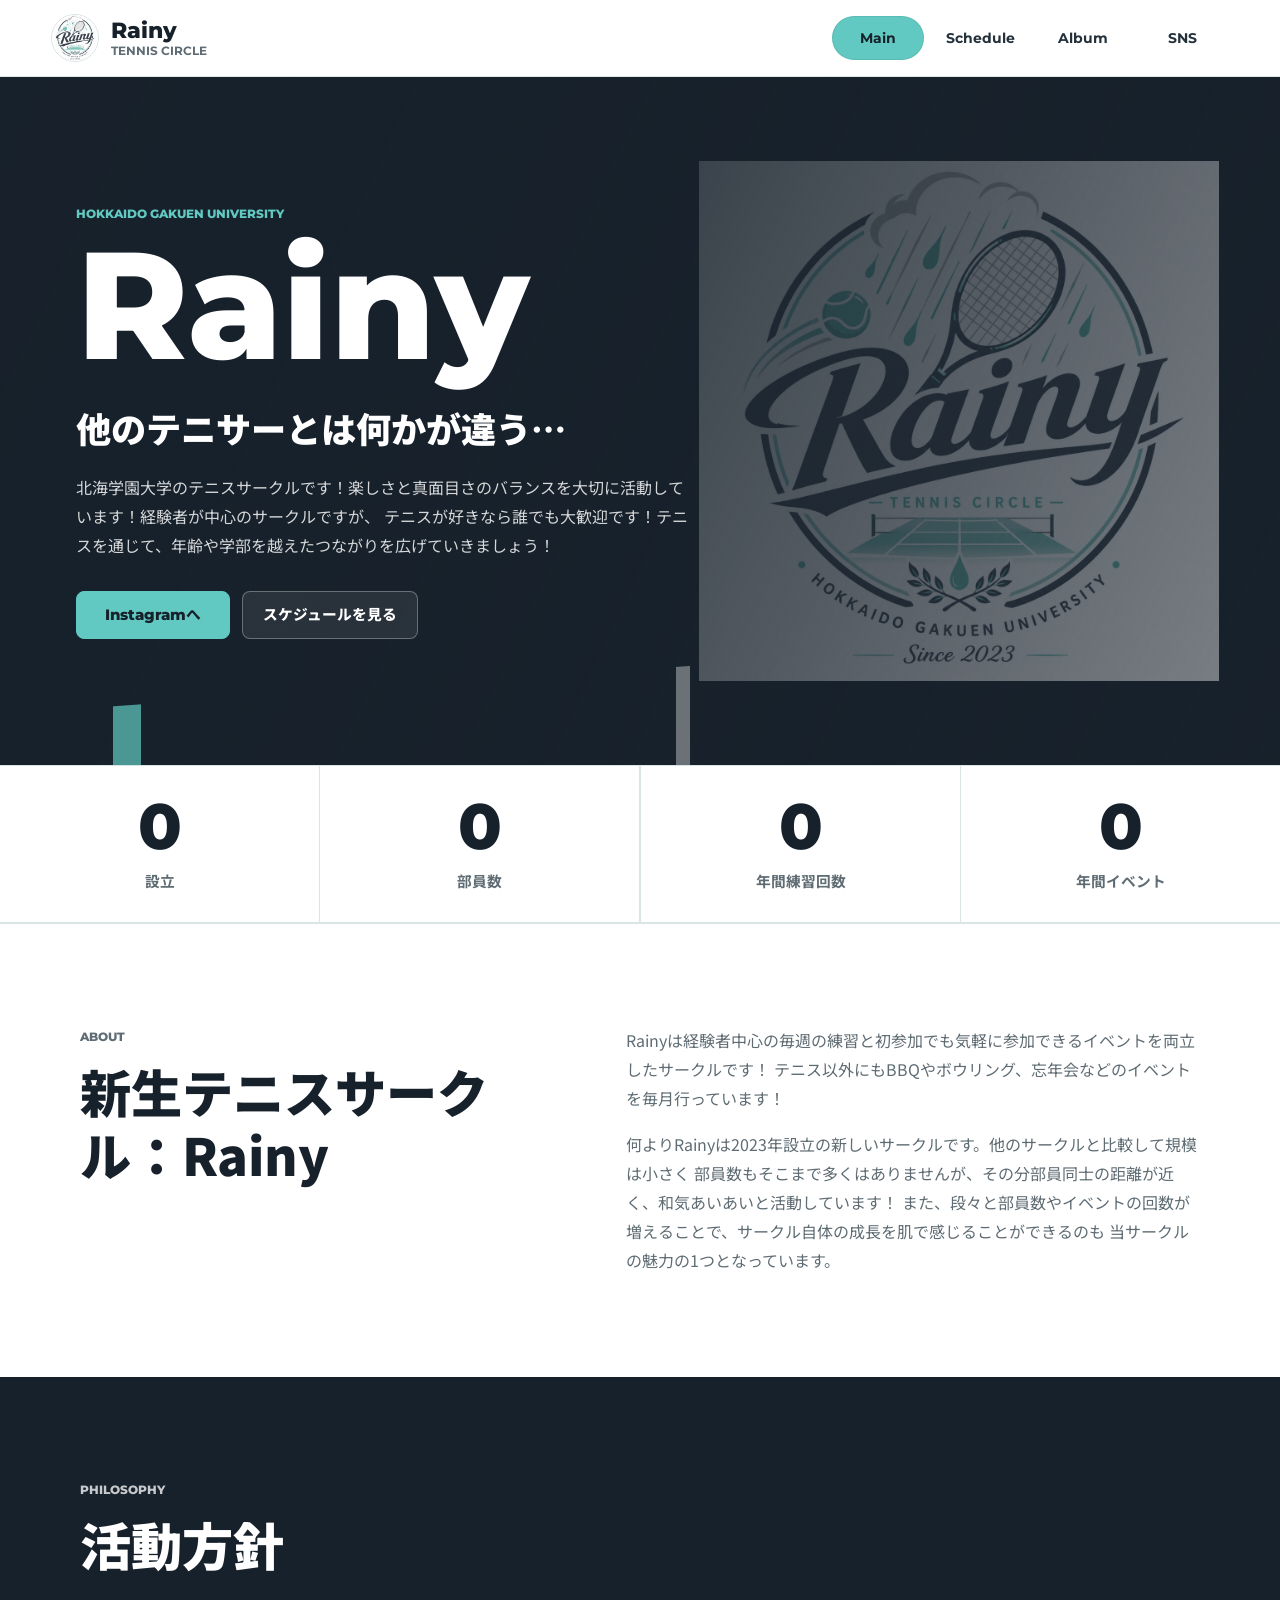
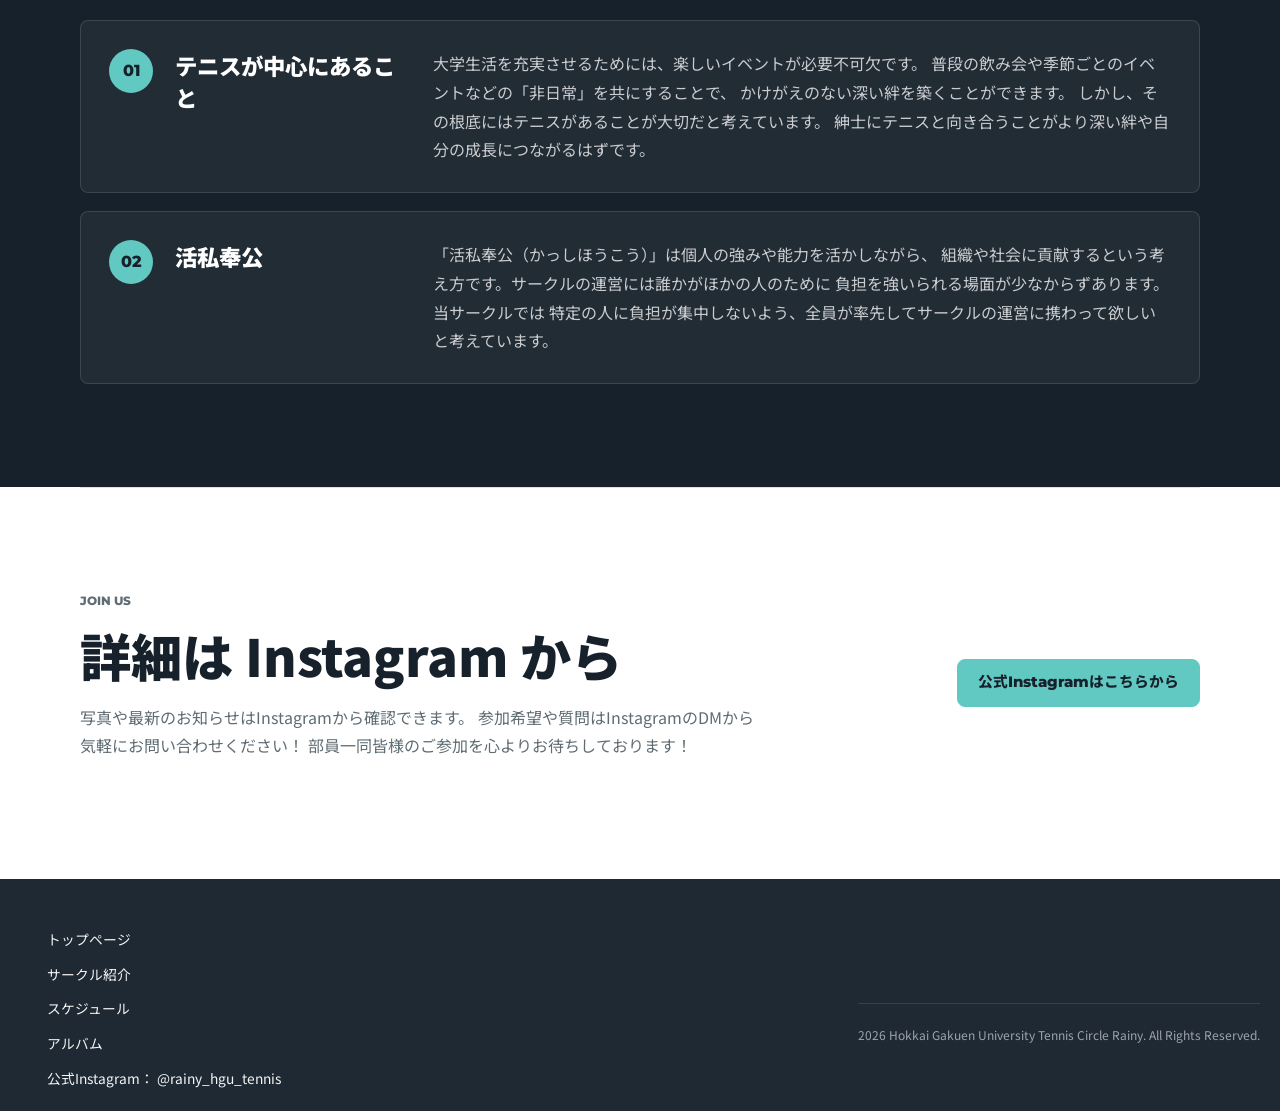
<file: main/index.html>
<!doctype html>
<html lang="ja">
  <head>
    <meta charset="utf-8">
    <meta name="viewport" content="width=device-width, initial-scale=1">
    <title>Rainy | 北海学園大学テニスサークル</title>
    <meta name="description" content="北海学園大学所属のテニスサークル Rainyです。テニスもイベントも真面目に楽しむサークルです。">
    <link rel="preconnect" href="https://fonts.googleapis.com">
    <link rel="preconnect" href="https://fonts.gstatic.com" crossorigin>
    <link href="https://fonts.googleapis.com/css2?family=Montserrat:wght@600;700;800&family=Noto+Sans+JP:wght@400;500;700;900&display=swap" rel="stylesheet">
    <link rel="stylesheet" href="../resources/css/styles.css">
  </head>
  <body>
    <header class="site-header">
      <a class="brand" href="index.html" aria-label="Rainy ホーム">
        <img class="brand-mark" src="../resources/images/rainy-logo.png" alt="Rainy Tennis Circle ロゴ">
        <span>
          <span class="brand-name">Rainy</span>
          <span class="brand-line">Tennis Circle</span>
        </span>
      </a>
      <button class="nav-toggle" type="button" aria-expanded="false" aria-controls="site-nav" aria-label="メニューを開く">
        <span></span>
        <span></span>
        <span></span>
      </button>
      <nav class="site-nav" id="site-nav" aria-label="サイト内メニュー">
        <a href="index.html" aria-current="page">Main</a>
        <a href="schedule.html">Schedule</a>
        <a href="album.html">Album</a>
        <a href="sns.html">SNS</a>
      </nav>
    </header>

    <main>
      <section class="hero hero-home">
        <div class="hero-copy">
          <p class="eyebrow">Hokkaido Gakuen University</p>
          <h1>Rainy</h1>
          <p class="hero-lead">他のテニサーとは何かが違う…</p>
          <p class="hero-text">
            北海学園大学のテニスサークルです！楽しさと真面目さのバランスを大切に活動しています！経験者が中心のサークルですが、
            テニスが好きなら誰でも大歓迎です！テニスを通じて、年齢や学部を越えたつながりを広げていきましょう！
          </p>
          <div class="hero-actions">
            <a class="button button-primary" href="https://www.instagram.com/rainy_hgu_tennis" target="_blank" rel="noopener noreferrer">Instagramへ</a>
            <a class="button button-secondary" href="schedule.html">スケジュールを見る</a>
          </div>
        </div>
      </section>

      <section class="stats-strip" aria-label="Rainyの基本情報">
        <div class="stat-card">
          <span class="stat-number">2023</span>
          <span class="stat-label">設立</span>
        </div>
        <div class="stat-card">
          <span class="stat-number">50</span>
          <span class="stat-label">部員数</span>
        </div>
        <div class="stat-card">
          <span class="stat-number">50</span>
          <span class="stat-label">年間練習回数</span>
        </div>
        <div class="stat-card">
          <span class="stat-number">10</span>
          <span class="stat-label">年間イベント</span>
        </div>
      </section>

      <section class="section split-section">
        <div>
          <p class="section-kicker">About</p>
          <h2>新生テニスサークル：Rainy</h2>
        </div>
        <div class="text-stack">
          <p>
            Rainyは経験者中心の毎週の練習と初参加でも気軽に参加できるイベントを両立したサークルです！
            テニス以外にもBBQやボウリング、忘年会などのイベントを毎月行っています！
          </p>
          <p>
            何よりRainyは2023年設立の新しいサークルです。他のサークルと比較して規模は小さく
            部員数もそこまで多くはありませんが、その分部員同士の距離が近く、和気あいあいと活動しています！
            また、段々と部員数やイベントの回数が増えることで、サークル自体の成長を肌で感じることができるのも
            当サークルの魅力の1つとなっています。
          </p>
          
        </div>
      </section>

      <section class="section philosophy-band">
        <div class="band-copy">
          <p class="section-kicker">Philosophy</p>
          <h2>活動方針</h2>
         
        </div>
        <div class="value-list">
          <article>
            <span>01</span>
            <h3>テニスが中心にあること</h3>
            <p>大学生活を充実させるためには、楽しいイベントが必要不可欠です。
              普段の飲み会や季節ごとのイベントなどの「非日常」を共にすることで、
              かけがえのない深い絆を築くことができます。
              しかし、その根底にはテニスがあることが大切だと考えています。
              紳士にテニスと向き合うことがより深い絆や自分の成長につながるはずです。
            </p>
          </article>
          <article>
            <span>02</span>
            <h3>活私奉公</h3>
            <p>「活私奉公（かっしほうこう）」は個人の強みや能力を活かしながら、
              組織や社会に貢献するという考え方です。サークルの運営には誰かがほかの人のために
              負担を強いられる場面が少なからずあります。当サークルでは
              特定の人に負担が集中しないよう、全員が率先してサークルの運営に携わって欲しいと考えています。
              
            </p>
          </article>
        </div>
      </section>

      <section class="section cta-section">
        <div>
          <p class="section-kicker">Join Us</p>
          <h2>詳細は Instagram から</h2>
          <p>
            写真や最新のお知らせはInstagramから確認できます。
            参加希望や質問はInstagramのDMから気軽にお問い合わせください！
            部員一同皆様のご参加を心よりお待ちしております！
          </p>
        </div>
        <a class="button button-primary" href="https://www.instagram.com/rainy_hgu_tennis" target="_blank" rel="noopener noreferrer">公式Instagramはこちらから</a>
      </section>
    </main>

    <footer class="site-footer">
  <div class="footer-inner">

      <nav class="footer-nav">
      <ul>
        <li><a href="#top">トップページ</a></li>
        <li><a href="index.html">サークル紹介</a></li>
        <li><a href="schedule.html">スケジュール</a></li>
        <li><a href="album.html">アルバム</a></li>
         公式Instagram：
        <a href="https://www.instagram.com/rainy_hgu_tennis" target="_blank" rel="noopener noreferrer">
          @rainy_hgu_tennis
        </ul>
    </nav>
  </div>

  <div class="footer-bottom">
    <p><span id="current-year"></span> Hokkai Gakuen University Tennis Circle Rainy. All Rights Reserved.</p>
  </div>
</footer>

    <script src="../resources/js/script.js"></script>
    <script>
      (function(){
        var el = document.getElementById('current-year');
        if (el) el.textContent = new Date().getFullYear();
      })();
    </script>
  </body>
</html>
</file>
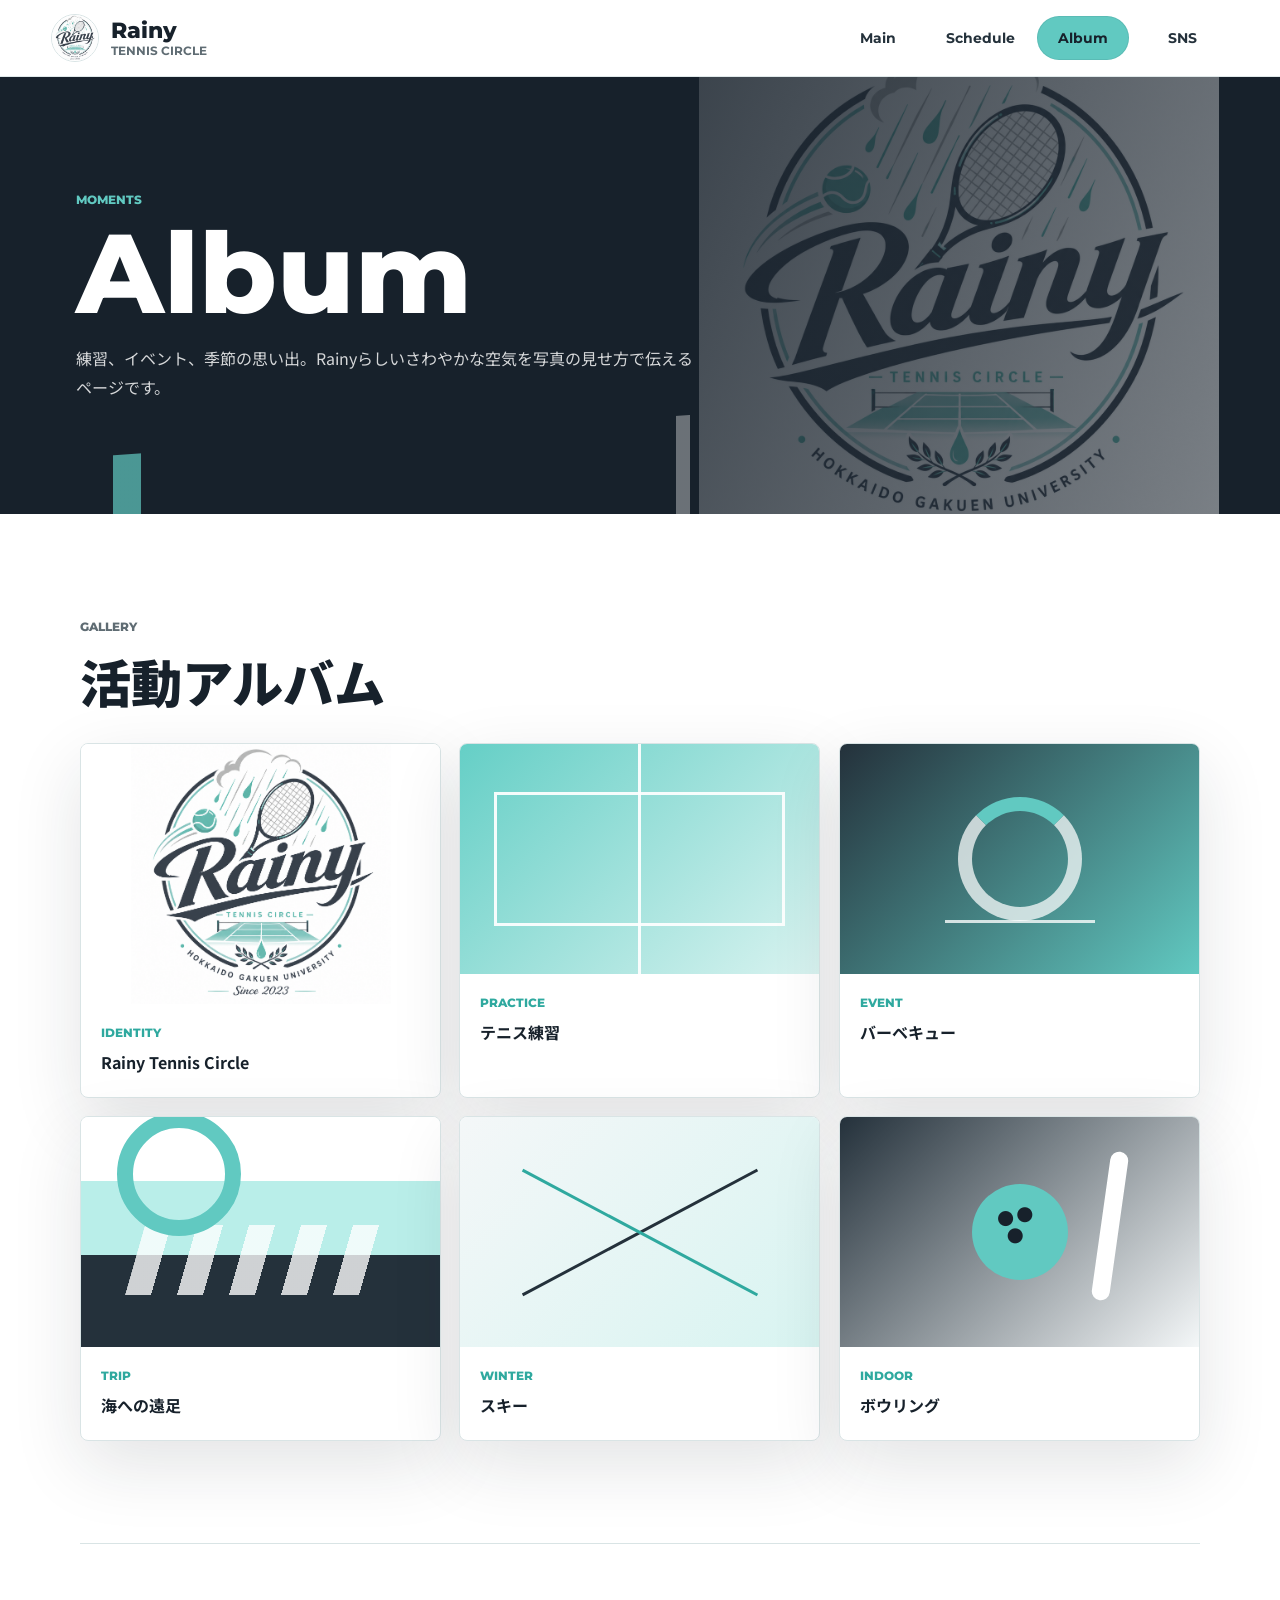
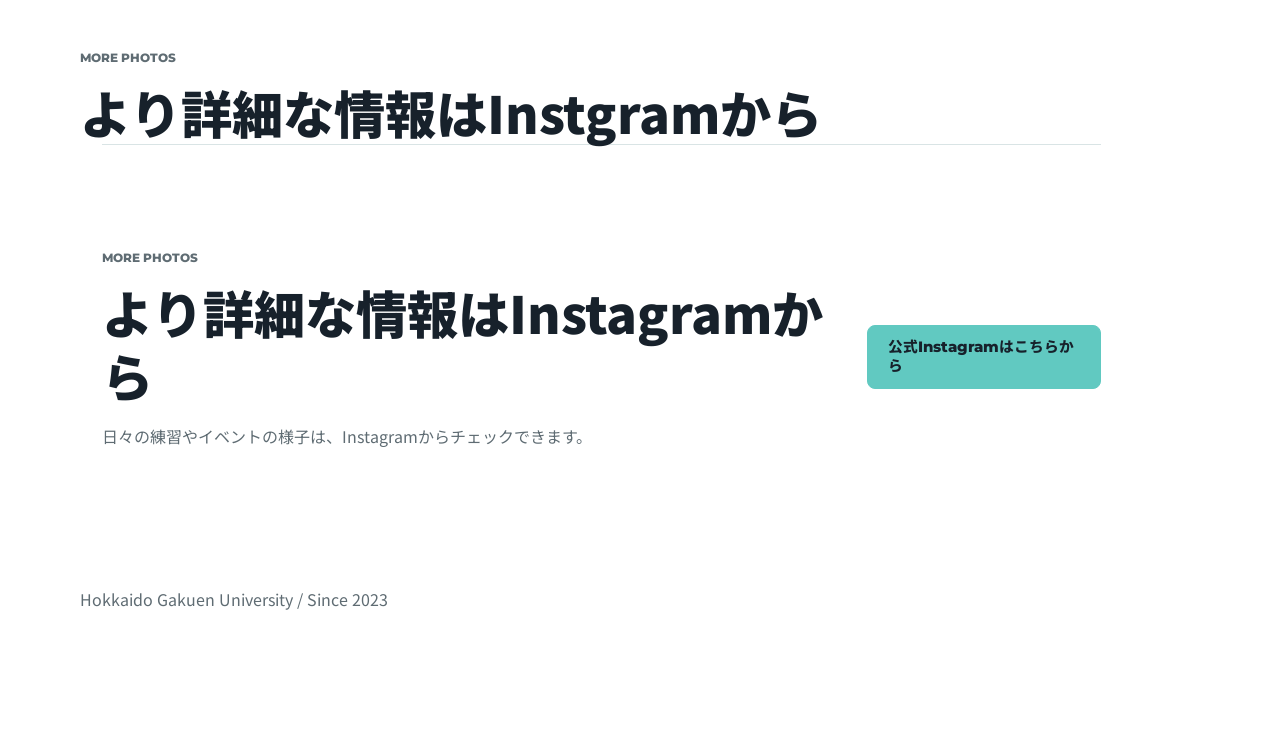
<file: main/album.html>
<!doctype html>
<html lang="ja">
  <head>
    <meta charset="utf-8">
    <meta name="viewport" content="width=device-width, initial-scale=1">
    <title>Album | Rainy</title>
    <meta name="description" content="Rainyの練習やイベントの雰囲気を紹介するアルバムページです。">
    <link rel="preconnect" href="https://fonts.googleapis.com">
    <link rel="preconnect" href="https://fonts.gstatic.com" crossorigin>
    <link href="https://fonts.googleapis.com/css2?family=Montserrat:wght@600;700;800&family=Noto+Sans+JP:wght@400;500;700;900&display=swap" rel="stylesheet">
    <link rel="stylesheet" href="/resources/css/styles.css">
  </head>
  <body>
    <header class="site-header">
      <a class="brand" href="index.html" aria-label="Rainy ホーム">
        <img class="brand-mark" src="/resources/images/rainy-logo.png" alt="Rainy Tennis Circle ロゴ">
        <span>
          <span class="brand-name">Rainy</span>
          <span class="brand-line">Tennis Circle</span>
        </span>
      </a>
      <button class="nav-toggle" type="button" aria-expanded="false" aria-controls="site-nav" aria-label="メニューを開く">
        <span></span>
        <span></span>
        <span></span>
      </button>
      <nav class="site-nav" id="site-nav" aria-label="サイト内メニュー">
        <a href="index.html">Main</a>
        <a href="schedule.html">Schedule</a>
        <a href="album.html" aria-current="page">Album</a>
        <a href="sns.html">SNS</a>
      </nav>
    </header>

    <main>
      <section class="page-hero">
        <div>
          <p class="eyebrow">Moments</p>
          <h1>Album</h1>
          <p class="hero-text">
            練習、イベント、季節の思い出。Rainyらしいさわやかな空気を写真の見せ方で伝えるページです。
          </p>
        </div>
      </section>

      <section class="section">
        <div class="section-heading">
          <p class="section-kicker">Gallery</p>
          <h2>活動アルバム</h2>
        </div>
        <div class="gallery-grid">
          <figure class="gallery-card featured-photo">
            <div class="album-visual logo-visual">
              <img src="/resources/images/rainy-logo.png" alt="Rainy Tennis Circle ロゴ">
            </div>
            <figcaption>
              <span>Identity</span>
              <strong>Rainy Tennis Circle</strong>
            </figcaption>
          </figure>
          <figure class="gallery-card">
            <div class="album-visual visual-court"></div>
            <figcaption>
              <span>Practice</span>
              <strong>テニス練習</strong>
            </figcaption>
          </figure>
          <figure class="gallery-card">
            <div class="album-visual visual-bbq"></div>
            <figcaption>
              <span>Event</span>
              <strong>バーベキュー</strong>
            </figcaption>
          </figure>
          <figure class="gallery-card">
            <div class="album-visual visual-sea"></div>
            <figcaption>
              <span>Trip</span>
              <strong>海への遠足</strong>
            </figcaption>
          </figure>
          <figure class="gallery-card">
            <div class="album-visual visual-snow"></div>
            <figcaption>
              <span>Winter</span>
              <strong>スキー</strong>
            </figcaption>
          </figure>
          <figure class="gallery-card">
            <div class="album-visual visual-bowling"></div>
            <figcaption>
              <span>Indoor</span>
              <strong>ボウリング</strong>
            </figcaption>
          </figure>
        </div>
      </section>

      <section class="section cta-section">
        <div>
          <p class="section-kicker">More Photos</p>
          <h2>より詳細な情報はInstgramから</h2>
      <section class="section cta-section">
        <div>
          <p class="section-kicker">More Photos</p>
          <h2>より詳細な情報はInstagramから</h2>
          <p>日々の練習やイベントの様子は、Instagramからチェックできます。</p>
        </div>
        <a class="button button-primary" href="sns.html">公式Instagramはこちらから</a>
      </section>
      <p>Hokkaido Gakuen University / Since 2023</p>
    </footer>

    <script src="/resources/js/script.js"></script>
  </body>
</html>
</file>
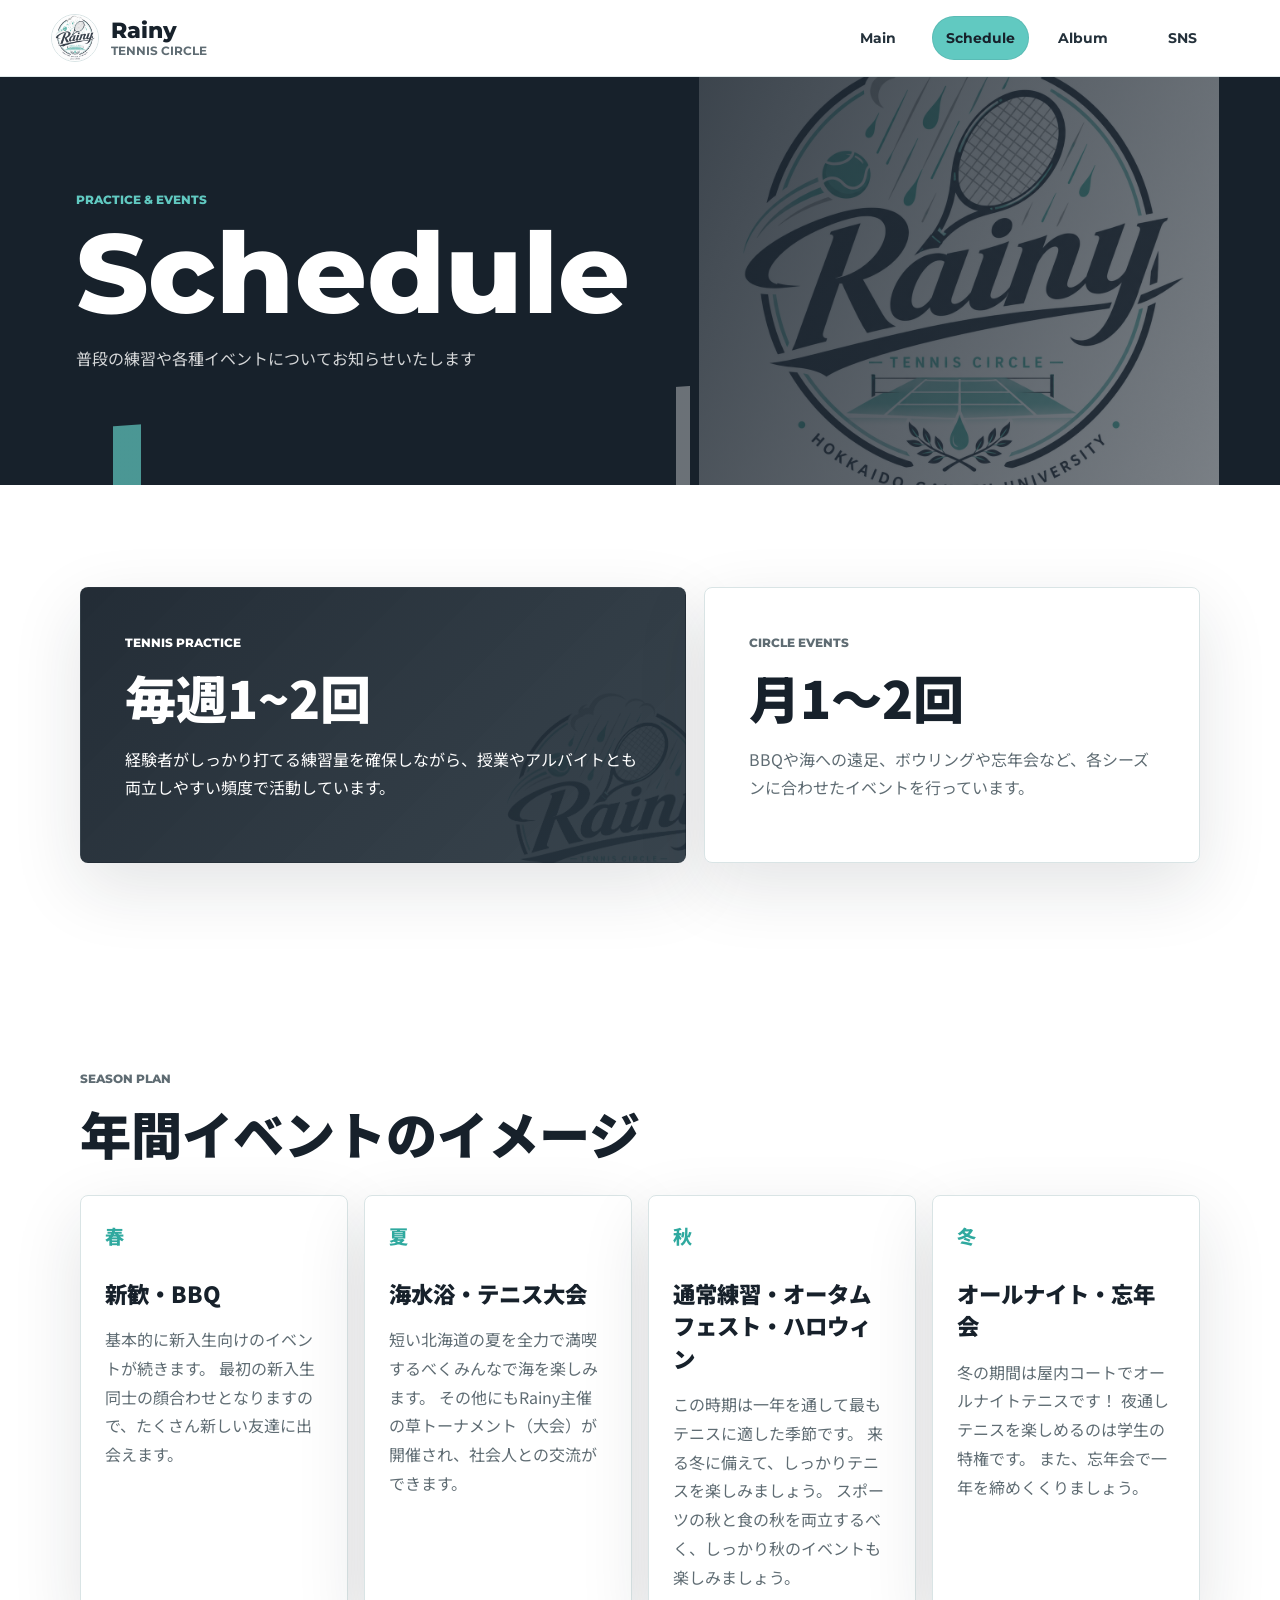
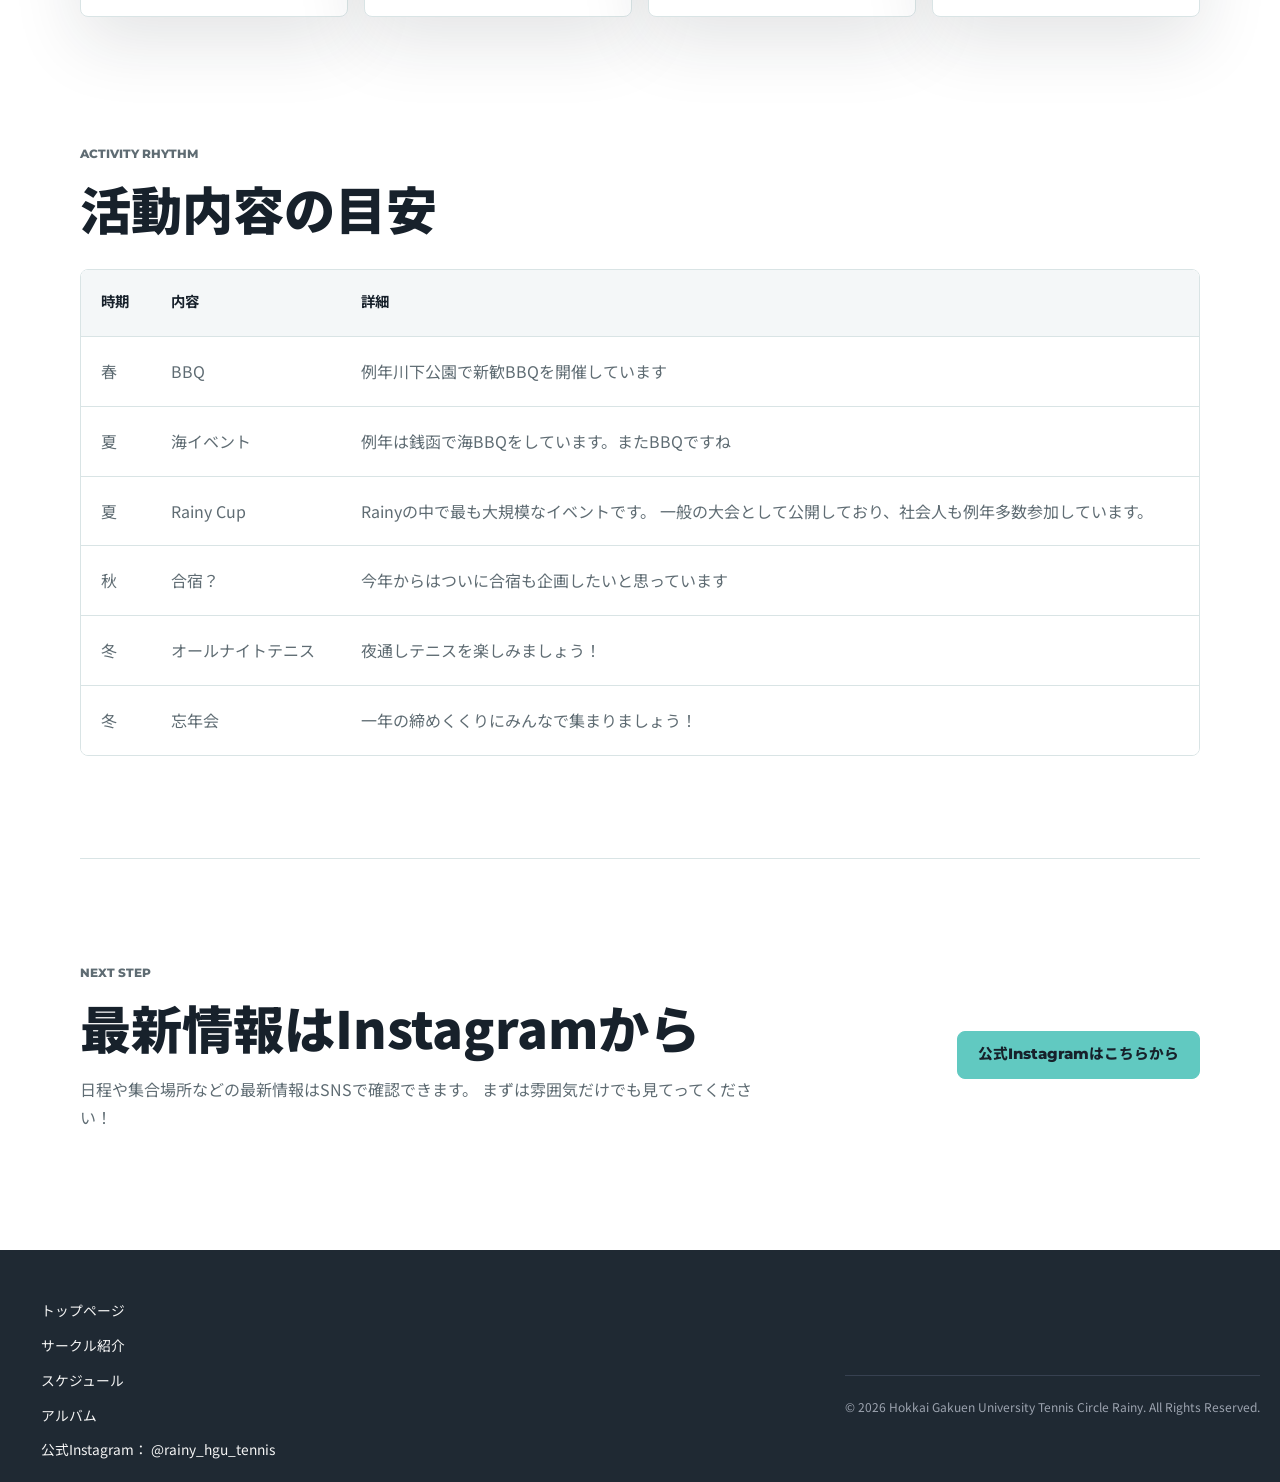
<file: main/schedule.html>
<!doctype html>
<html lang="ja">
  <head>
    <meta charset="utf-8">
    <meta name="viewport" content="width=device-width, initial-scale=1">
    <title>Schedule | Rainy</title>
    <meta name="description" content="Rainyの練習頻度、イベント予定、参加までの流れを紹介します。">
    <link rel="preconnect" href="https://fonts.googleapis.com">
    <link rel="preconnect" href="https://fonts.gstatic.com" crossorigin>
    <link href="https://fonts.googleapis.com/css2?family=Montserrat:wght@600;700;800&family=Noto+Sans+JP:wght@400;500;700;900&display=swap" rel="stylesheet">
    <link rel="stylesheet" href="../resources/css/styles.css">
  </head>
  <body>
    <header class="site-header">
      <a class="brand" href="index.html" aria-label="Rainy ホーム">
        <img class="brand-mark" src="../resources/images/rainy-logo.png" alt="Rainy Tennis Circle ロゴ">
        <span>
          <span class="brand-name">Rainy</span>
          <span class="brand-line">Tennis Circle</span>
        </span>
      </a>
      <button class="nav-toggle" type="button" aria-expanded="false" aria-controls="site-nav" aria-label="メニューを開く">
        <span></span>
        <span></span>
        <span></span>
      </button>
      <nav class="site-nav" id="site-nav" aria-label="サイト内メニュー">
        <a href="index.html">Main</a>
        <a href="schedule.html" aria-current="page">Schedule</a>
        <a href="album.html">Album</a>
        <a href="sns.html">SNS</a>
      </nav>
    </header>

    <main>
      <section class="page-hero">
        <div>
          <p class="eyebrow">Practice & Events</p>
          <h1>Schedule</h1>
          <p class="hero-text">
            普段の練習や各種イベントについてお知らせいたします
          </p>
        </div>
      </section>

      <section class="section schedule-overview">
        <article class="schedule-card primary-schedule">
          <p class="card-kicker">Tennis Practice</p>
          <h2>毎週1~2回</h2>
          <p>
            経験者がしっかり打てる練習量を確保しながら、授業やアルバイトとも両立しやすい頻度で活動しています。
          </p>
        </article>
        <article class="schedule-card">
          <p class="card-kicker">Circle Events</p>
          <h2>月1～2回</h2>
          <p>
            BBQや海への遠足、ボウリングや忘年会など、各シーズンに合わせたイベントを行っています。
          </p>
        </article>
      </section>

      <section class="section">
        <div class="section-heading">
          <p class="section-kicker">Season Plan</p>
          <h2>年間イベントのイメージ</h2>
        </div>
        <div class="timeline">
          <article class="timeline-item">
            <span>春</span>
            <h3>新歓・BBQ
            </h3>
            <p>基本的に新入生向けのイベントが続きます。
              最初の新入生同士の顔合わせとなりますので、たくさん新しい友達に出会えます。
            </p>
          </article>
          <article class="timeline-item">
            <span>夏</span>
            <h3>海水浴・テニス大会</h3>
            <p>短い北海道の夏を全力で満喫するべくみんなで海を楽しみます。
              その他にもRainy主催の草トーナメント（大会）が開催され、社会人との交流ができます。</p>
          </article>
          <article class="timeline-item">
            <span>秋</span>
            <h3>通常練習・オータムフェスト・ハロウィン</h3>
            <p>この時期は一年を通して最もテニスに適した季節です。
              来る冬に備えて、しっかりテニスを楽しみましょう。
            スポーツの秋と食の秋を両立するべく、しっかり秋のイベントも楽しみましょう。</p>
          </article>
          <article class="timeline-item">
            <span>冬</span>
            <h3>オールナイト・忘年会</h3>
            <p>冬の期間は屋内コートでオールナイトテニスです！
              夜通しテニスを楽しめるのは学生の特権です。
            また、忘年会で一年を締めくくりましょう。</p>
          </article>
        </div>
      </section>

      <section class="section table-section">
        <div class="section-heading">
          <p class="section-kicker">Activity Rhythm</p>
          <h2>活動内容の目安</h2>
        </div>
        <div class="table-wrap">
          <table>
            <thead>
              <tr>
                <th>時期</th>
                <th>内容</th>
                <th>詳細</th>
              </tr>
            </thead>
            <tbody>
              <tr>
                <td>春</td>
                <td>BBQ</td>
                <td>例年川下公園で新歓BBQを開催しています</td>
              </tr>
              <tr>
                <td>夏</td>
                <td>海イベント</td>
                <td>例年は銭函で海BBQをしています。またBBQですね</td>
              </tr>
              <tr>
                <td>夏</td>
                <td>Rainy Cup</td>
                <td>Rainyの中で最も大規模なイベントです。
                  一般の大会として公開しており、社会人も例年多数参加しています。
                </td>
                <tr>
                <td>秋</td>
                <td>合宿？</td>
                <td>今年からはついに合宿も企画したいと思っています</td>
              </tr>
              <tr>
                <td>冬</td>
                <td>オールナイトテニス</td>
                <td>夜通しテニスを楽しみましょう！</td>
              </tr>
              <tr>
                <td>冬</td>
                <td>忘年会</td>
                <td>一年の締めくくりにみんなで集まりましょう！</td>
              </tr>
            </tbody>
          </table>
        </div>
      </section>

      <section class="section cta-section">
        <div>
          <p class="section-kicker">Next Step</p>
          <h2>最新情報はInstagramから</h2>
          <p>日程や集合場所などの最新情報はSNSで確認できます。
            まずは雰囲気だけでも見てってください！</p>
        </div>
        <a class="button button-primary" href="sns.html">公式Instagramはこちらから</a>
      </section>
    </main>

    <footer class="site-footer">
  <div class="footer-inner">

      <nav class="footer-nav">
      <ul>
        <li><a href="#top">トップページ</a></li>
        <li><a href="index.html">サークル紹介</a></li>
        <li><a href="schedule.html">スケジュール</a></li>
        <li><a href="album.html">アルバム</a></li>
         公式Instagram：
        <a href="https://www.instagram.com/rainy_hgu_tennis" target="_blank" rel="noopener noreferrer">
          @rainy_hgu_tennis
        </ul>
    </nav>
  </div>

  <div class="footer-bottom">
    <p>&copy; 2026 Hokkai Gakuen University Tennis Circle Rainy. All Rights Reserved.</p>
  </div>
</footer>

    <script src="../resources/js/script.js"></script>
    
  </body>
</html>
</file>
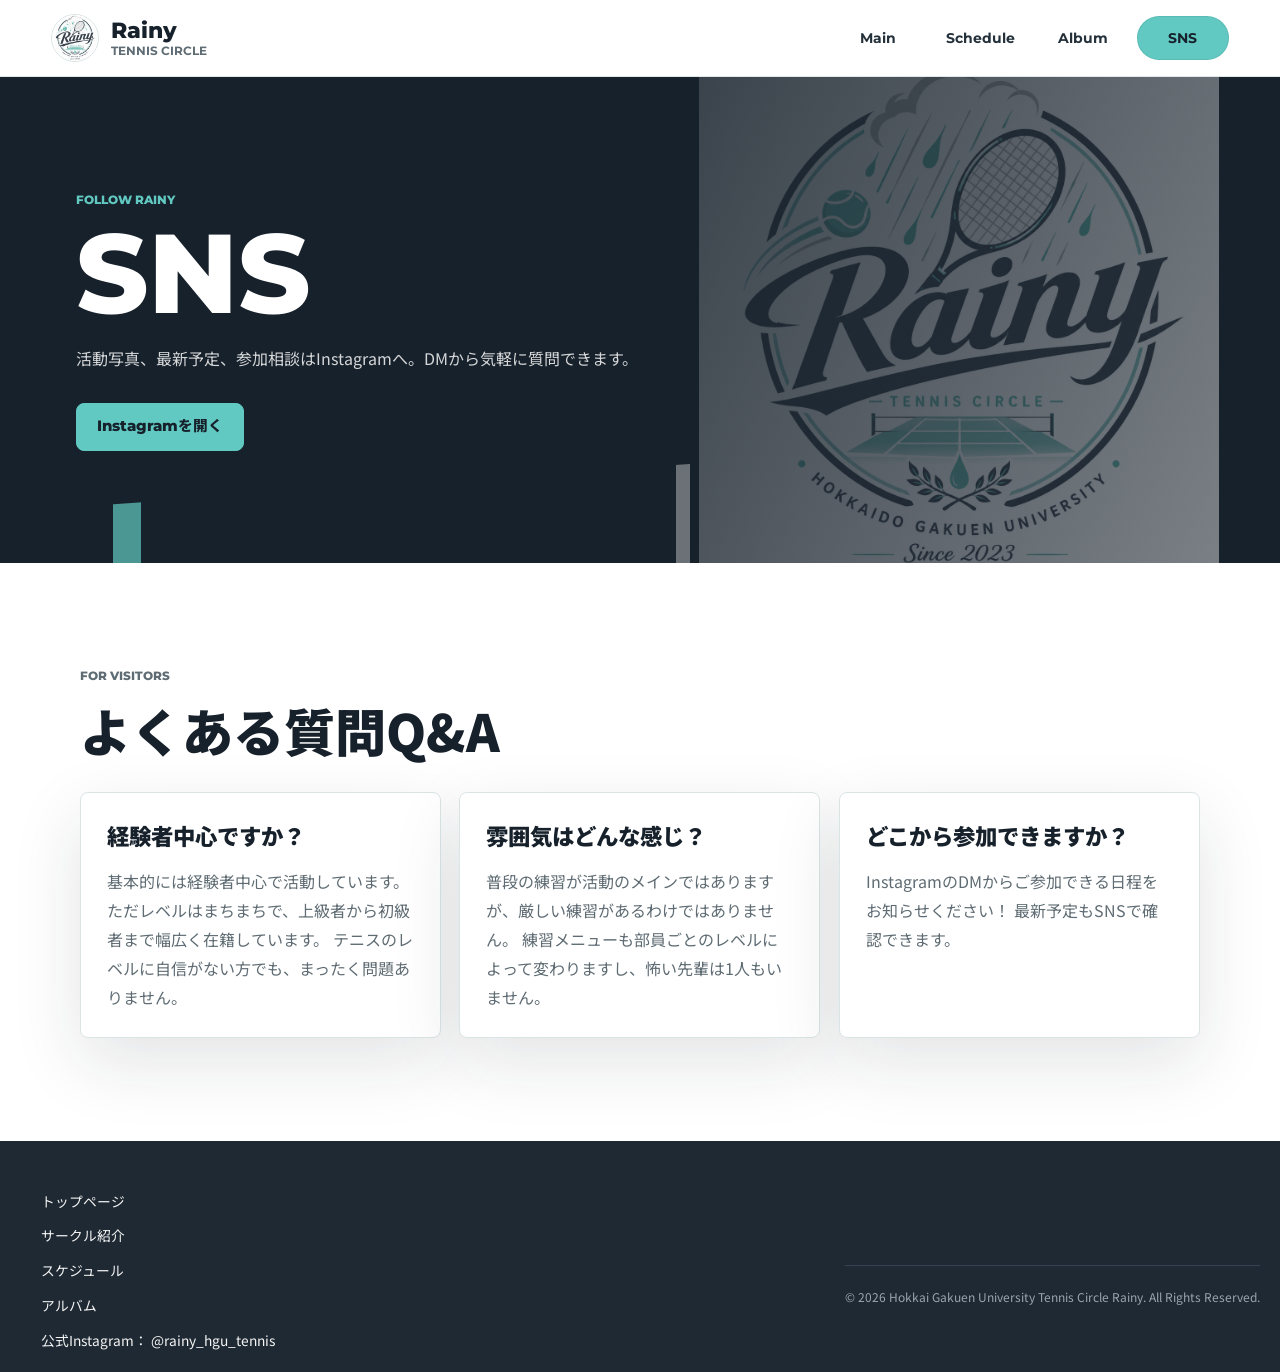
<file: main/sns.html>
<!doctype html>
<html lang="ja">
  <head>
    <meta charset="utf-8">
    <meta name="viewport" content="width=device-width, initial-scale=1">
    <title>SNS | Rainy</title>
    <meta name="description" content="RainyのInstagram案内ページ。活動写真、最新予定、参加相談はこちらから。">
    <link rel="preconnect" href="https://fonts.googleapis.com">
    <link rel="preconnect" href="https://fonts.gstatic.com" crossorigin>
    <link href="https://fonts.googleapis.com/css2?family=Montserrat:wght@600;700;800&family=Noto+Sans+JP:wght@400;500;700;900&display=swap" rel="stylesheet">
    <link rel="stylesheet" href="../resources/css/styles.css">
  </head>
  <body>
    <header class="site-header">
      <a class="brand" href="index.html" aria-label="Rainy ホーム">
        <img class="brand-mark" src="../resources/images/rainy-logo.png" alt="Rainy Tennis Circle ロゴ">
        <span>
          <span class="brand-name">Rainy</span>
          <span class="brand-line">Tennis Circle</span>
        </span>
      </a>
      <button class="nav-toggle" type="button" aria-expanded="false" aria-controls="site-nav" aria-label="メニューを開く">
        <span></span>
        <span></span>
        <span></span>
      </button>
      <nav class="site-nav" id="site-nav" aria-label="サイト内メニュー">
        <a href="index.html">Main</a>
        <a href="schedule.html">Schedule</a>
        <a href="album.html">Album</a>
        <a href="sns.html" aria-current="page">SNS</a>
      </nav>
    </header>

    <main>
      <section class="page-hero sns-hero">
        <div>
          <p class="eyebrow">Follow Rainy</p>
          <h1>SNS</h1>
          <p class="hero-text">
            活動写真、最新予定、参加相談はInstagramへ。DMから気軽に質問できます。
          </p>
          <a class="button button-primary" href="https://www.instagram.com/" target="_blank" rel="noreferrer">Instagramを開く</a>
        </div>
      </section>



      <section class="section">
        <div class="section-heading">
          <p class="section-kicker">For Visitors</p>
          <h2>よくある質問Q&A</h2>
        </div>
        <div class="faq-grid">
          <article>
            <h3>経験者中心ですか？</h3>
            <p>基本的には経験者中心で活動しています。
            ただレベルはまちまちで、上級者から初級者まで幅広く在籍しています。
          テニスのレベルに自信がない方でも、まったく問題ありません。</p>
          </article>
          <article>
            <h3>雰囲気はどんな感じ？</h3>
            <p>普段の練習が活動のメインではありますが、厳しい練習があるわけではありません。
              練習メニューも部員ごとのレベルによって変わりますし、怖い先輩は1人もいません。
            </p>
          </article>
          <article>
            <h3>どこから参加できますか？</h3>
            <p>InstagramのDMからご参加できる日程をお知らせください！
              最新予定もSNSで確認できます。</p>
          </article>
        </div>
      </section>
    </main>

     <footer class="site-footer">
  <div class="footer-inner">

      <nav class="footer-nav">
      <ul>
        <li><a href="#top">トップページ</a></li>
        <li><a href="index.html">サークル紹介</a></li>
        <li><a href="schedule.html">スケジュール</a></li>
        <li><a href="album.html">アルバム</a></li>
         公式Instagram：
        <a href="https://www.instagram.com/rainy_hgu_tennis" target="_blank" rel="noopener noreferrer">
          @rainy_hgu_tennis
        </ul>
    </nav>
  </div>

  <div class="footer-bottom">
    <p>&copy; 2026 Hokkai Gakuen University Tennis Circle Rainy. All Rights Reserved.</p>
  </div>
</footer>


    <script src="../resources/js/script.js"></script>
  </body>
</html>
</file>
<file: resources/css/styles.css>
:root {
  --charcoal: #17212b;
  --charcoal-soft: #24313b;
  --charcoal-muted: #5f6c73;
  --mint: #61c9c1;
  --mint-deep: #2fa99f;
  --white: #ffffff;
  --light: #f4f7f8;
  --light-gray: #dce6e8;
  --line: #d9e4e5;
  --shadow: 0 24px 70px rgba(23, 33, 43, 0.12);
  --max-width: 1120px;
}

* {
  box-sizing: border-box;
}

html {
  scroll-behavior: smooth;
}

body {
  margin: 0;
  color: var(--charcoal);
  background: var(--white);
  font-family: "Noto Sans JP", "Helvetica Neue", Arial, sans-serif;
  line-height: 1.8;
}

img {
  display: block;
  max-width: 100%;
}

a {
  color: inherit;
  text-decoration: none;
}
button,
a {
  -webkit-tap-highlight-color: transparent;
}

button {
  outline: none;
  background: none;
  border: none;
  cursor: pointer;
}

.site-header {
  position: sticky;
  top: 0;
  z-index: 20;
  display: flex;
  align-items: center;
  justify-content: space-between;
  min-height: 76px;
  padding: 14px clamp(20px, 4vw, 56px);
  background: rgba(255, 255, 255, 0.92);
  border-bottom: 1px solid rgba(217, 228, 229, 0.8);
  backdrop-filter: blur(14px);
}

.brand {
  display: inline-flex;
  align-items: center;
  gap: 12px;
  min-width: 0;
}

.brand-mark {
  width: 48px;
  height: 48px;
  border: 1px solid var(--line);
  border-radius: 50%;
  object-fit: cover;
}

.brand-name,
.brand-line {
  display: block;
  line-height: 1.05;
}

.brand-name {
  font-family: "Montserrat", "Noto Sans JP", sans-serif;
  font-size: 1.35rem;
  font-weight: 800;
}

.brand-line {
  margin-top: 4px;
  color: var(--charcoal-muted);
  font-family: "Montserrat", "Noto Sans JP", sans-serif;
  font-size: 0.72rem;
  font-weight: 700;
  text-transform: uppercase;
}

.site-nav {
  display: flex;
  align-items: center;
  gap: 8px;
}

.site-nav a {
  min-width: 92px;
  padding: 10px 14px;
  border-radius: 999px;
  color: var(--charcoal-soft);
  font-family: "Montserrat", "Noto Sans JP", sans-serif;
  font-size: 0.86rem;
  font-weight: 700;
  text-align: center;
  transition: background 0.2s ease, color 0.2s ease, transform 0.2s ease;
}

.site-nav a:hover {
  color: var(--charcoal);
  background: rgba(97, 201, 193, 0.18);
}

.site-nav a.is-current,
.site-nav a[aria-current="page"] {
  color: var(--charcoal);
  background: var(--mint);
  box-shadow: inset 0 0 0 1px rgba(23, 33, 43, 0.08);
}

.site-nav a:hover,
.site-nav a.is-current:hover,
.site-nav a[aria-current="page"]:hover {
  transform: translateY(-1px);
}

.nav-toggle {
  display: none;
  width: 46px;
  height: 46px;
  align-items: center;
  justify-content: center;
  flex-direction: column;
  gap: 6px;
  border: 1px solid var(--line);
  border-radius: 8px;
  background: var(--white);
  cursor: pointer;
}

.nav-toggle span {
  width: 20px;
  height: 2px;
  background: var(--charcoal);
  border-radius: 2px;
}

.hero,
.page-hero {
  position: relative;
  overflow: hidden;
  isolation: isolate;
}

.hero::before,
.page-hero::before {
  position: absolute;
  inset: 0;
  z-index: -2;
  background:
    linear-gradient(115deg, rgba(23, 33, 43, 0.94) 0%, rgba(23, 33, 43, 0.86) 44%, rgba(23, 33, 43, 0.55) 100%),
    url("../images/rainy-logo.png") right 8% center / min(520px, 54vw) no-repeat,
    var(--charcoal);
  content: "";
}

.hero::after,
.page-hero::after {
  position: absolute;
  inset: auto -10% -60px 0;
  z-index: -1;
  height: 160px;
  background:
    linear-gradient(90deg, transparent 0 8%, rgba(97, 201, 193, 0.7) 8% 10%, transparent 10% 48%, rgba(255, 255, 255, 0.36) 48% 49%, transparent 49% 100%);
  transform: skewY(-4deg);
  content: "";
}

.hero-home {
  display: grid;
  align-items: center;
  min-height: min(720px, 72svh);
  padding: clamp(72px, 10vw, 126px) clamp(22px, 6vw, 76px);
}

.hero-copy,
.page-hero > div {
  width: min(680px, 100%);
}

.eyebrow,
.section-kicker,
.card-kicker {
  margin: 0 0 12px;
  color: var(--mint);
  font-family: "Montserrat", "Noto Sans JP", sans-serif;
  font-size: 0.77rem;
  font-weight: 800;
  text-transform: uppercase;
}

.hero h1,
.page-hero h1 {
  margin: 0;
  color: var(--white);
  font-family: "Montserrat", "Noto Sans JP", sans-serif;
  font-size: clamp(4.3rem, 13vw, 9.5rem);
  font-weight: 800;
  line-height: 0.9;
}

.page-hero h1 {
  font-size: clamp(3.4rem, 9vw, 7rem);
}

.hero-lead {
  margin: 28px 0 0;
  color: var(--white);
  font-size: clamp(1.35rem, 3vw, 2.2rem);
  font-weight: 900;
  line-height: 1.45;
}

.hero-text {
  max-width: 620px;
  margin: 20px 0 0;
  color: rgba(255, 255, 255, 0.82);
  font-size: 1rem;
}

.hero-actions,
.sns-actions {
  display: flex;
  flex-wrap: wrap;
  gap: 12px;
  margin-top: 32px;
}

.button {
  display: inline-flex;
  align-items: center;
  justify-content: center;
  min-height: 48px;
  min-width: 154px;
  padding: 12px 20px;
  border: 1px solid transparent;
  border-radius: 8px;
  font-family: "Montserrat", "Noto Sans JP", sans-serif;
  font-size: 0.92rem;
  font-weight: 800;
  line-height: 1.3;
  cursor: pointer;
  transition: transform 0.2s ease, border-color 0.2s ease, background 0.2s ease, color 0.2s ease;
}

.button:hover {
  transform: translateY(-2px);
}

.button-primary {
  color: var(--charcoal);
  background: var(--mint);
  border-color: var(--mint);
}

.button-secondary {
  color: var(--white);
  background: rgba(255, 255, 255, 0.08);
  border-color: rgba(255, 255, 255, 0.3);
}

.section .button-secondary,
.sns-copy .button-secondary {
  color: var(--charcoal);
  background: var(--white);
  border-color: var(--line);
}

.back-to-top {
  position: fixed;
  right: clamp(18px, 4vw, 34px);
  bottom: clamp(18px, 4vw, 34px);
  z-index: 40;
  display: inline-flex;
  align-items: center;
  justify-content: center;
  width: 52px;
  height: 52px;
  border: 1px solid rgba(23, 33, 43, 0.1);
  border-radius: 50%;
  color: var(--charcoal);
  background: var(--mint);
  box-shadow: 0 18px 42px rgba(23, 33, 43, 0.2);
  font-family: "Montserrat", "Noto Sans JP", sans-serif;
  font-size: 1.35rem;
  font-weight: 800;
  line-height: 1;
  opacity: 0;
  pointer-events: none;
  transform: translateY(16px) scale(0.94);
  transition:
    opacity 0.22s ease,
    transform 0.22s ease,
    background 0.2s ease,
    color 0.2s ease;
}

.back-to-top.is-visible {
  opacity: 1;
  pointer-events: auto;
  transform: translateY(0) scale(1);
}

.back-to-top:hover {
  color: var(--white);
  background: var(--mint-deep);
  transform: translateY(-2px) scale(1);
}

.back-to-top:focus-visible {
  outline: 3px solid rgba(47, 169, 159, 0.34);
  outline-offset: 4px;
}

.stats-strip {
  display: grid;
  grid-template-columns: repeat(4, minmax(0, 1fr));
  gap: 1px;
  background: var(--line);
  border-top: 1px solid var(--line);
  border-bottom: 1px solid var(--line);
}

.stat-card {
  min-height: 132px;
  padding: 28px 20px;
  background: var(--white);
  text-align: center;
}

.stat-number,
.stat-label {
  display: block;
}

.stat-number {
  color: var(--charcoal);
  font-family: "Montserrat", "Noto Sans JP", sans-serif;
  font-size: clamp(2.2rem, 5vw, 4rem);
  font-weight: 800;
  line-height: 1;
}

.stat-label {
  margin-top: 10px;
  color: var(--charcoal-muted);
  font-size: 0.92rem;
  font-weight: 700;
}

.section {
  width: min(var(--max-width), calc(100% - 44px));
  margin: 0 auto;
  padding: clamp(62px, 8vw, 104px) 0;
}

.split-section {
  display: grid;
  grid-template-columns: minmax(260px, 0.9fr) minmax(280px, 1.1fr);
  gap: clamp(28px, 6vw, 78px);
  align-items: start;
}

.section h2 {
  margin: 0;
  color: var(--charcoal);
  font-size: clamp(2rem, 4vw, 3.6rem);
  font-weight: 900;
  line-height: 1.22;
}

.section h3 {
  margin: 0;
  color: var(--charcoal);
  font-size: 1.4rem;
  font-weight: 900;
  line-height: 1.45;
}

.section p {
  color: var(--charcoal-muted);
}

.text-stack p {
  margin: 0;
}

.text-stack p + p {
  margin-top: 18px;
}

.philosophy-band {
  width: 100%;
  max-width: none;
  display: grid;
  grid-template-columns: 1fr;
  gap: clamp(28px, 4vw, 44px);
  align-items: start;
  padding: clamp(68px, 8vw, 104px) max(22px, calc((100vw - var(--max-width)) / 2));
  background: var(--charcoal);
}

.philosophy-band h2,
.philosophy-band h3 {
  color: var(--white);
}

.philosophy-band p {
  color: rgba(255, 255, 255, 0.76);
}

.philosophy-band h2 {
  word-break: keep-all;
}

.value-list {
  display: grid;
  grid-template-columns: 1fr;
  gap: 18px;
}

.value-list article {
  display: grid;
  grid-template-columns: auto minmax(180px, 0.32fr) minmax(0, 1fr);
  gap: 22px;
  align-items: start;
  min-height: 0;
  padding: 28px;
  border: 1px solid rgba(255, 255, 255, 0.12);
  border-radius: 8px;
  background: rgba(255, 255, 255, 0.05);
}

.value-list span {
  display: inline-flex;
  align-items: center;
  justify-content: center;
  width: 44px;
  height: 44px;
  margin-bottom: 0;
  color: var(--charcoal);
  background: var(--mint);
  border-radius: 50%;
  font-family: "Montserrat", "Noto Sans JP", sans-serif;
  font-weight: 800;
}

.value-list p {
  margin: 0;
}

@media (min-width: 761px) {
  .philosophy-band h2 {
    white-space: nowrap;
  }
}

.cta-section {
  display: flex;
  align-items: center;
  justify-content: space-between;
  gap: 28px;
  border-top: 1px solid var(--line);
}

.cta-section p {
  max-width: 680px;
}

.page-hero {
  min-height: 390px;
  padding: clamp(78px, 10vw, 112px) clamp(22px, 6vw, 76px);
}

.schedule-overview {
  display: grid;
  grid-template-columns: 1.1fr 0.9fr;
  gap: 18px;
}

.schedule-card,
.timeline-item,
.faq-grid article,
.gallery-card {
  border: 1px solid var(--line);
  border-radius: 8px;
  background: var(--white);
  box-shadow: var(--shadow);
}

.schedule-card {
  min-height: 260px;
  padding: clamp(28px, 4vw, 44px);
}

.primary-schedule {
  color: var(--white);
  background:
    linear-gradient(135deg, rgba(23, 33, 43, 0.95), rgba(36, 49, 59, 0.9)),
    url("../images/rainy-logo.png") right -60px bottom -86px / 260px no-repeat;
  border-color: transparent;
}

.primary-schedule h2,
.primary-schedule p {
  color: var(--white);
}

.section-heading {
  margin-bottom: 30px;
}

.timeline {
  display: grid;
  grid-template-columns: repeat(4, minmax(0, 1fr));
  gap: 16px;
}

.timeline-item {
  min-height: 250px;
  padding: 24px;
}

.timeline-item span {
  display: inline-flex;
  margin-bottom: 22px;
  color: var(--mint-deep);
  font-family: "Montserrat", "Noto Sans JP", sans-serif;
  font-size: 1.2rem;
  font-weight: 800;
}

.timeline-item p,
.faq-grid p,
.gallery-card p {
  margin-bottom: 0;
}

.table-section {
  padding-top: 24px;
}

.table-wrap {
  overflow-x: auto;
  border: 1px solid var(--line);
  border-radius: 8px;
}

table {
  width: 100%;
  min-width: 720px;
  border-collapse: collapse;
  background: var(--white);
}

th,
td {
  padding: 20px;
  border-bottom: 1px solid var(--line);
  text-align: left;
  vertical-align: top;
}

th {
  color: var(--charcoal);
  background: var(--light);
  font-family: "Montserrat", "Noto Sans JP", sans-serif;
  font-size: 0.9rem;
}

td {
  color: var(--charcoal-muted);
}

tr:last-child td {
  border-bottom: 0;
}

.album-intro {
  display: grid;
  grid-template-columns: 330px minmax(0, 1fr);
  gap: clamp(28px, 6vw, 78px);
  align-items: center;
}

.album-logo {
  overflow: hidden;
  border: 1px solid var(--line);
  border-radius: 8px;
  background: var(--light);
}

.album-logo img {
  width: 100%;
  aspect-ratio: 1;
  object-fit: cover;
}

.gallery-grid {
  display: grid;
  grid-template-columns: repeat(3, minmax(0, 1fr));
  gap: 18px;
}

.gallery-card {
  overflow: hidden;
  margin: 0;
}

.album-visual {
  position: relative;
  display: grid;
  min-height: 230px;
  place-items: center;
  overflow: hidden;
  background: var(--light);
}

.logo-visual {
  background: var(--white);
}

.logo-visual img {
  width: min(82%, 260px);
}

.album-visual::before,
.album-visual::after {
  position: absolute;
  content: "";
}

.visual-court {
  background: linear-gradient(135deg, #65cfc6, #d9f3f0);
}

.visual-court::before {
  inset: 48px 34px;
  border: 3px solid rgba(255, 255, 255, 0.92);
}

.visual-court::after {
  width: 3px;
  height: 100%;
  background: rgba(255, 255, 255, 0.92);
}

.visual-bbq {
  background: linear-gradient(135deg, #24313b, #61c9c1);
}

.visual-bbq::before {
  width: 96px;
  height: 96px;
  border: 14px solid rgba(255, 255, 255, 0.72);
  border-top-color: var(--mint);
  border-radius: 50%;
}

.visual-bbq::after {
  width: 150px;
  height: 3px;
  background: rgba(255, 255, 255, 0.78);
  transform: translateY(62px);
}

.visual-sea {
  background: linear-gradient(180deg, #ffffff 0 28%, #b9eee9 28% 60%, #24313b 60% 100%);
}

.visual-sea::before {
  width: 70%;
  height: 70px;
  background: repeating-linear-gradient(90deg, rgba(255,255,255,0.78) 0 26px, transparent 26px 52px);
  transform: translateY(28px) skewX(-16deg);
}

.visual-sea::after {
  width: 92px;
  height: 92px;
  border: 16px solid var(--mint);
  border-radius: 50%;
  transform: translate(-82px, -58px);
}

.visual-snow {
  background: linear-gradient(135deg, #f4f7f8, #d8f4f1);
}

.visual-snow::before {
  width: 74%;
  height: 3px;
  background: var(--charcoal-soft);
  transform: rotate(-28deg);
}

.visual-snow::after {
  width: 74%;
  height: 3px;
  background: var(--mint-deep);
  transform: rotate(28deg);
}

.visual-bowling {
  background: linear-gradient(135deg, #24313b, #f4f7f8);
}

.visual-bowling::before {
  width: 96px;
  height: 96px;
  background:
    radial-gradient(circle at 35% 36%, var(--charcoal) 0 7px, transparent 8px),
    radial-gradient(circle at 55% 32%, var(--charcoal) 0 7px, transparent 8px),
    radial-gradient(circle at 45% 54%, var(--charcoal) 0 7px, transparent 8px),
    var(--mint);
  border-radius: 50%;
}

.visual-bowling::after {
  width: 18px;
  height: 150px;
  background: var(--white);
  border-radius: 18px;
  transform: translate(90px, -6px) rotate(8deg);
}

.gallery-card figcaption {
  display: grid;
  gap: 4px;
  padding: 18px 20px 20px;
}

.gallery-card figcaption span {
  color: var(--mint-deep);
  font-family: "Montserrat", "Noto Sans JP", sans-serif;
  font-size: 0.78rem;
  font-weight: 800;
  text-transform: uppercase;
}

.gallery-card figcaption strong {
  color: var(--charcoal);
  font-size: 1rem;
}

.sns-hero .button {
  margin-top: 30px;
}

.sns-section {
  display: grid;
  grid-template-columns: 330px minmax(0, 1fr);
  gap: clamp(28px, 7vw, 88px);
  align-items: center;
}

.phone-preview {
  padding: 18px;
  border: 1px solid var(--line);
  border-radius: 28px;
  background: var(--charcoal);
  box-shadow: var(--shadow);
}

.phone-top {
  width: 86px;
  height: 8px;
  margin: 0 auto 18px;
  border-radius: 999px;
  background: rgba(255, 255, 255, 0.22);
}

.post-image {
  display: grid;
  min-height: 292px;
  place-items: center;
  overflow: hidden;
  border-radius: 8px;
  background: var(--white);
}

.post-image img {
  width: 86%;
}

.post-lines {
  display: grid;
  gap: 10px;
  padding: 18px 4px 6px;
}

.post-lines span {
  display: block;
  height: 10px;
  border-radius: 999px;
  background: rgba(255, 255, 255, 0.2);
}

.post-lines span:nth-child(1) {
  width: 92%;
}

.post-lines span:nth-child(2) {
  width: 72%;
}

.post-lines span:nth-child(3) {
  width: 46%;
  background: var(--mint);
}

.copy-feedback {
  min-height: 28px;
  margin: 14px 0 0;
  color: var(--mint-deep);
  font-weight: 700;
}

.reveal-on-scroll {
  opacity: 0;
  transform: translateY(34px);
  transition:
    opacity 0.72s ease var(--reveal-delay, 0ms),
    transform 0.72s cubic-bezier(0.22, 1, 0.36, 1) var(--reveal-delay, 0ms);
  will-change: opacity, transform;
}

.reveal-on-scroll.is-visible {
  opacity: 1;
  transform: translateY(0);
}

.hero-copy.reveal-on-scroll,
.page-hero > div.reveal-on-scroll {
  transform: translateY(24px) scale(0.98);
}

.hero-copy.reveal-on-scroll.is-visible,
.page-hero > div.reveal-on-scroll.is-visible {
  transform: translateY(0) scale(1);
}

.gallery-card.reveal-on-scroll,
.schedule-card.reveal-on-scroll,
.timeline-item.reveal-on-scroll,
.faq-grid article.reveal-on-scroll {
  transform: translateY(30px) scale(0.985);
}

.gallery-card.reveal-on-scroll.is-visible,
.schedule-card.reveal-on-scroll.is-visible,
.timeline-item.reveal-on-scroll.is-visible,
.faq-grid article.reveal-on-scroll.is-visible {
  transform: translateY(0) scale(1);
}

@media (prefers-reduced-motion: reduce) {
  .reveal-on-scroll,
  .hero-copy.reveal-on-scroll,
  .page-hero > div.reveal-on-scroll,
  .gallery-card.reveal-on-scroll,
  .schedule-card.reveal-on-scroll,
  .timeline-item.reveal-on-scroll,
  .faq-grid article.reveal-on-scroll {
    opacity: 1;
    transform: none;
    transition: none;
  }
}

.faq-grid {
  display: grid;
  grid-template-columns: repeat(3, minmax(0, 1fr));
  gap: 18px;
}

.faq-grid article {
  min-height: 218px;
  padding: 26px;
}

.site-footer {
  display: flex;
  align-items: center;
  justify-content: space-between;
  gap: 18px;
  padding: 48px 20px 20px;
  color: #f5f5f5;
  background-color: #1f2933;
  font-size: 0.86rem;
  font-family: "Noto Sans JP", sans-serif;
}

.site-footer p {
  margin: 0;
}

@media (max-width: 960px) {
  .timeline,
  .gallery-grid,
  .faq-grid {
    grid-template-columns: repeat(2, minmax(0, 1fr));
  }

  .schedule-overview,
  .album-intro,
  .sns-section,
  .philosophy-band {
    grid-template-columns: 1fr;
  }

  .album-logo,
  .phone-preview {
    width: min(360px, 100%);
  }
}

@media (max-width: 760px) {
  .site-header {
    min-height: 68px;
  }

  .brand-mark {
    width: 42px;
    height: 42px;
  }

  .brand-name {
    font-size: 1.14rem;
  }

  .brand-line {
    font-size: 0.64rem;
  }

  .nav-toggle {
    display: inline-flex;
  }

  .site-nav {
    position: fixed;
    top: 68px;
    right: 16px;
    left: 16px;
    display: none;
    flex-direction: column;
    align-items: stretch;
    padding: 12px;
    border: 1px solid var(--line);
    border-radius: 8px;
    background: var(--white);
    box-shadow: var(--shadow);
  }

  .site-nav.is-open {
    display: flex;
  }

  .site-nav a {
    min-width: 0;
    border-radius: 8px;
  }

  .hero::before,
  .page-hero::before {
    background:
      linear-gradient(145deg, rgba(23, 33, 43, 0.96) 0%, rgba(23, 33, 43, 0.88) 64%, rgba(23, 33, 43, 0.68) 100%),
      url("../images/rainy-logo.png") right -80px bottom 4px / 330px no-repeat,
      var(--charcoal);
  }

  .hero-home {
    min-height: 620px;
    padding: 58px 22px 74px;
  }

  .page-hero {
    min-height: 340px;
    padding: 58px 22px 76px;
  }

  .hero h1,
  .page-hero h1 {
    font-size: clamp(3.2rem, 18vw, 5.2rem);
  }

  .stats-strip {
    grid-template-columns: repeat(2, minmax(0, 1fr));
  }

  .stat-card {
    min-height: 118px;
  }

  .split-section,
  .cta-section {
    display: grid;
    grid-template-columns: 1fr;
  }

  .section {
    width: min(var(--max-width), calc(100% - 36px));
  }

  .value-list,
  .timeline,
  .gallery-grid,
  .faq-grid {
    grid-template-columns: 1fr;
  }

  .timeline-item,
  .faq-grid article {
    min-height: 0;
  }

  .value-list article {
    grid-template-columns: 1fr;
    gap: 14px;
  }

  .value-list span {
    margin-bottom: 4px;
  }

  .album-visual {
    min-height: 210px;
  }

  .site-footer {
    display: grid;
    justify-items: start;
  }
}

.footer-inner {
  max-width: 1100px;
  margin: 0 auto;
  display: grid;
  grid-template-columns: 1.2fr 1fr 1.4fr;
  gap: 32px;
}

.footer-brand h2 {
  font-size: 32px;
  margin-bottom: 8px;
  letter-spacing: 0.08em;
  color: #2fa99f;
}

.footer-brand p,
.footer-info p {
  margin: 6px 0;
  font-size: 14px;
  color: #d1d5db;
}

.footer-nav ul {
  list-style: none;
  padding: 0;
  margin: 0;
}

.footer-nav li {
  margin-bottom: 10px;
}

.footer-nav a,
.footer-info a {
  color: #f5f5f5;
  text-decoration: none;
  transition: opacity 0.2s ease;
}

.footer-nav a:hover,
.footer-info a:hover {
  opacity: 0.7;
}

.footer-bottom {
  max-width: 1100px;
  margin: 32px auto 0;
  padding-top: 20px;
  border-top: 1px solid #374151;
  text-align: center;
}

.footer-bottom p {
  font-size: 12px;
  color: #9ca3af;
}

@media (max-width: 768px) {
  .footer-inner {
    grid-template-columns: 1fr;
    gap: 24px;
  }

  .footer-brand h2 {
    font-size: 28px;
  }
}
</file>
